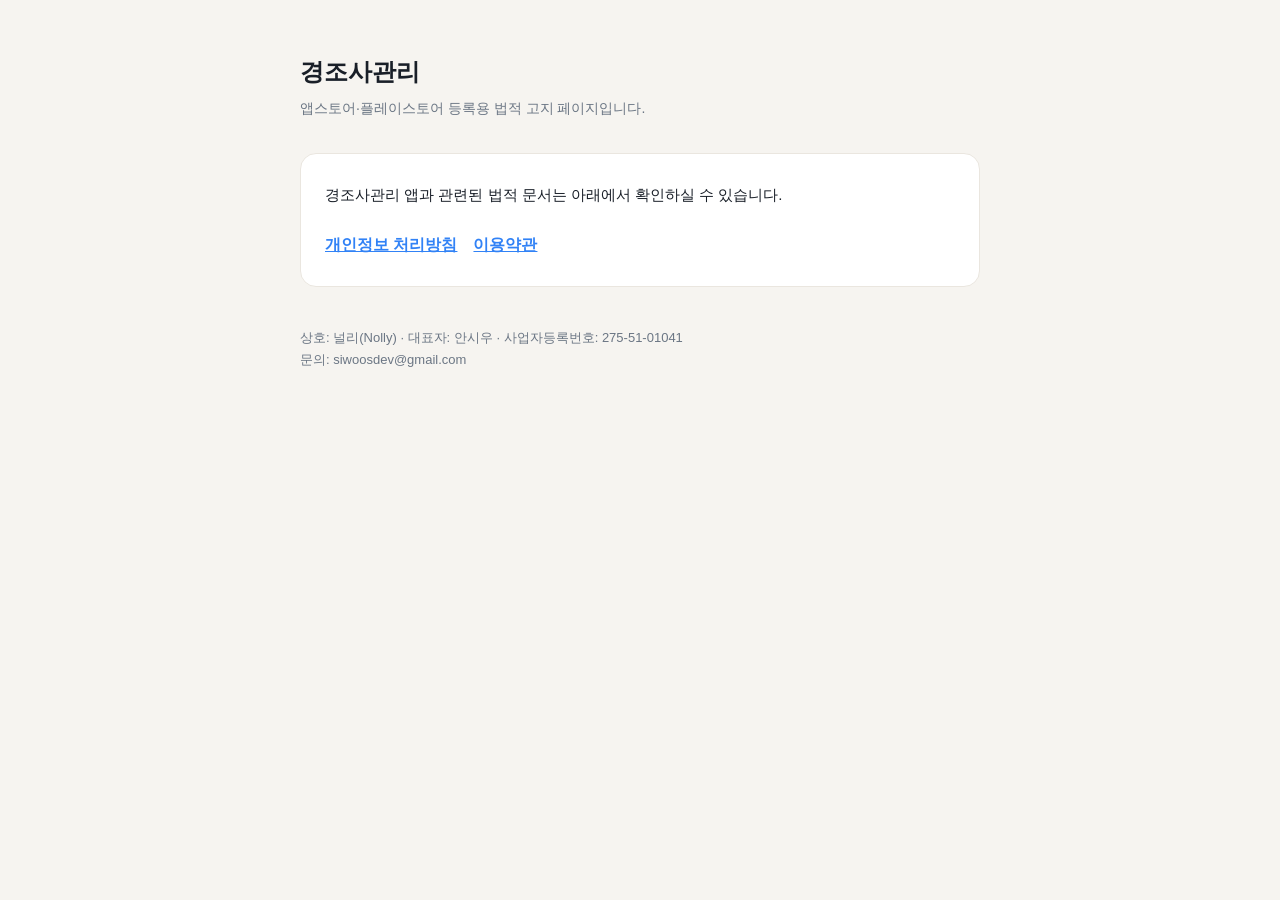
<file: index.html>
<!doctype html>
<html lang="ko">
<head>
  <meta charset="utf-8" />
  <meta name="viewport" content="width=device-width, initial-scale=1" />
  <title>경조사관리 — 법적 고지</title>
  <link rel="stylesheet" href="style.css" />
</head>
<body>
  <div class="wrap">
    <h1>경조사관리</h1>
    <p class="subtitle">앱스토어·플레이스토어 등록용 법적 고지 페이지입니다.</p>
    <div class="card">
      <p>경조사관리 앱과 관련된 법적 문서는 아래에서 확인하실 수 있습니다.</p>
      <div class="links">
        <a href="privacy.html">개인정보 처리방침</a>
        <a href="terms.html">이용약관</a>
      </div>
    </div>
    <footer>
      상호: 널리(Nolly) · 대표자: 안시우 · 사업자등록번호: 275-51-01041<br />
      문의: siwoosdev@gmail.com
    </footer>
  </div>
</body>
</html>
</file>
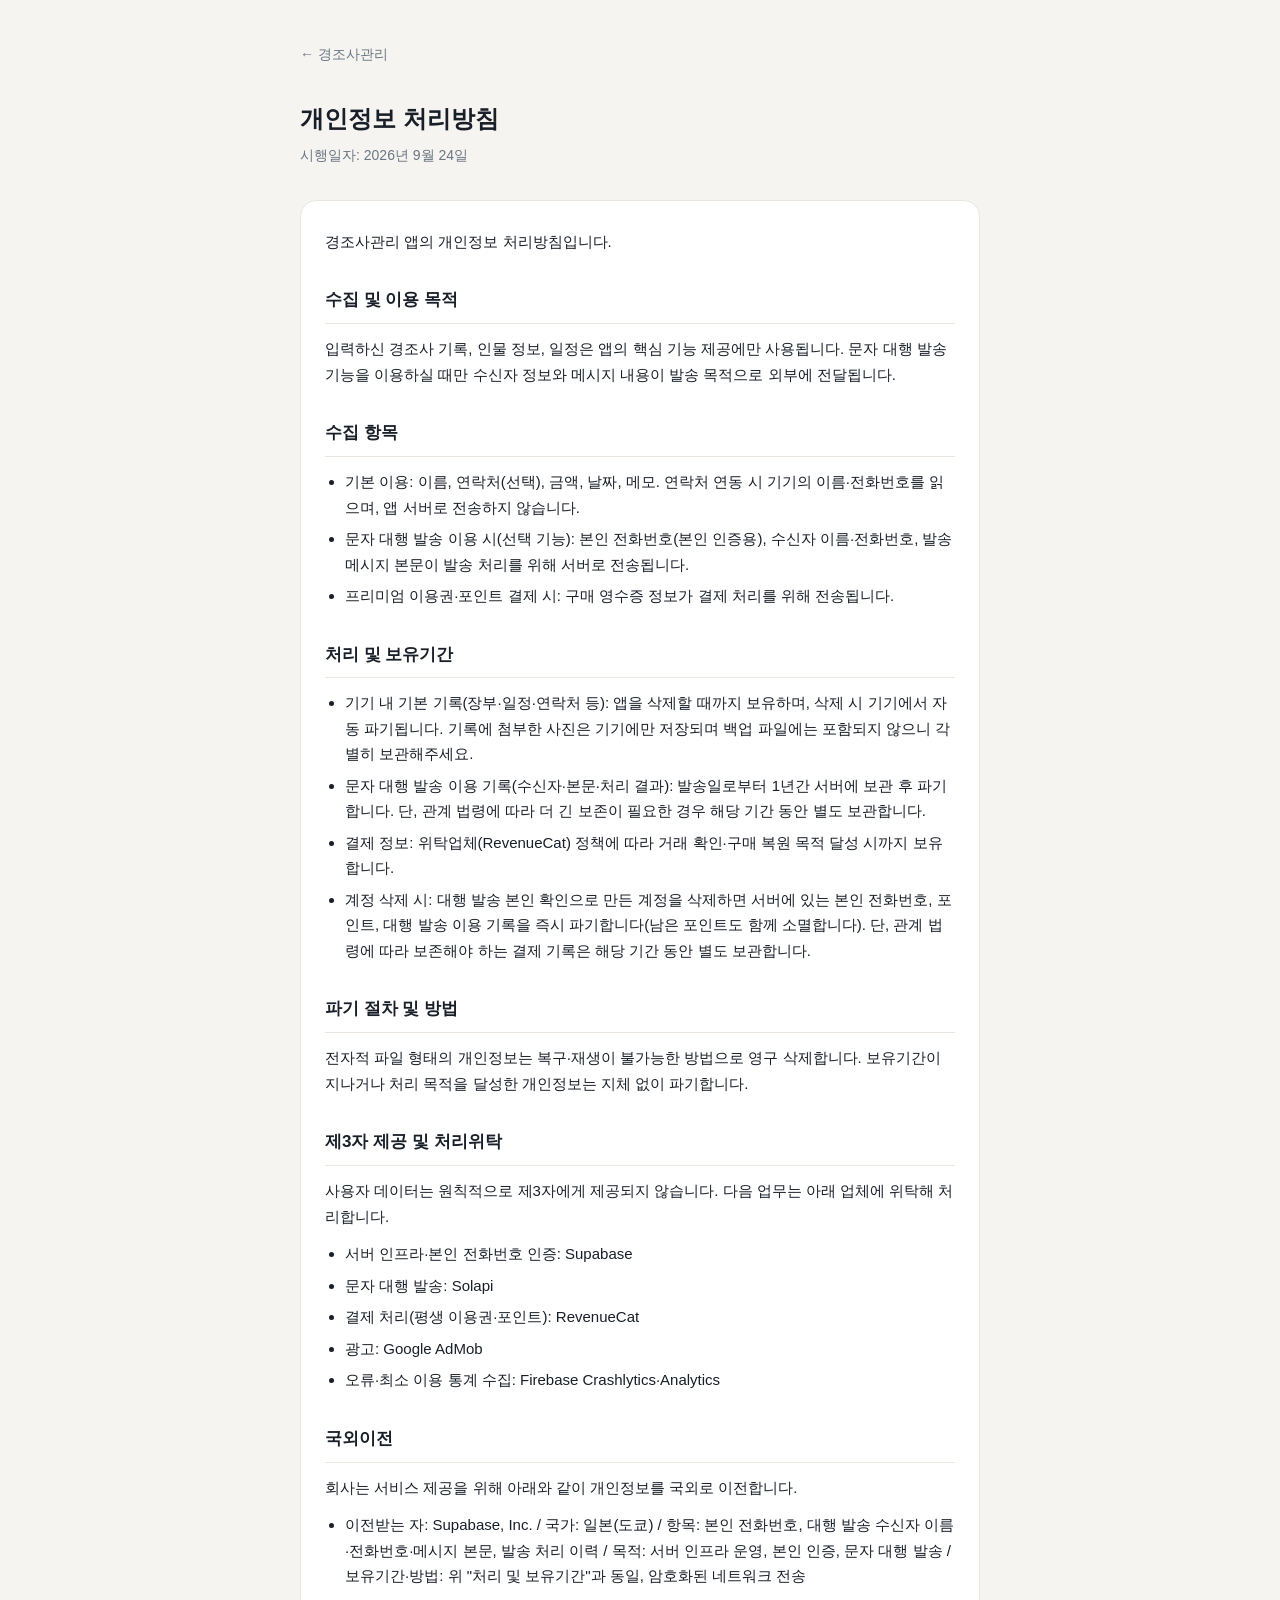
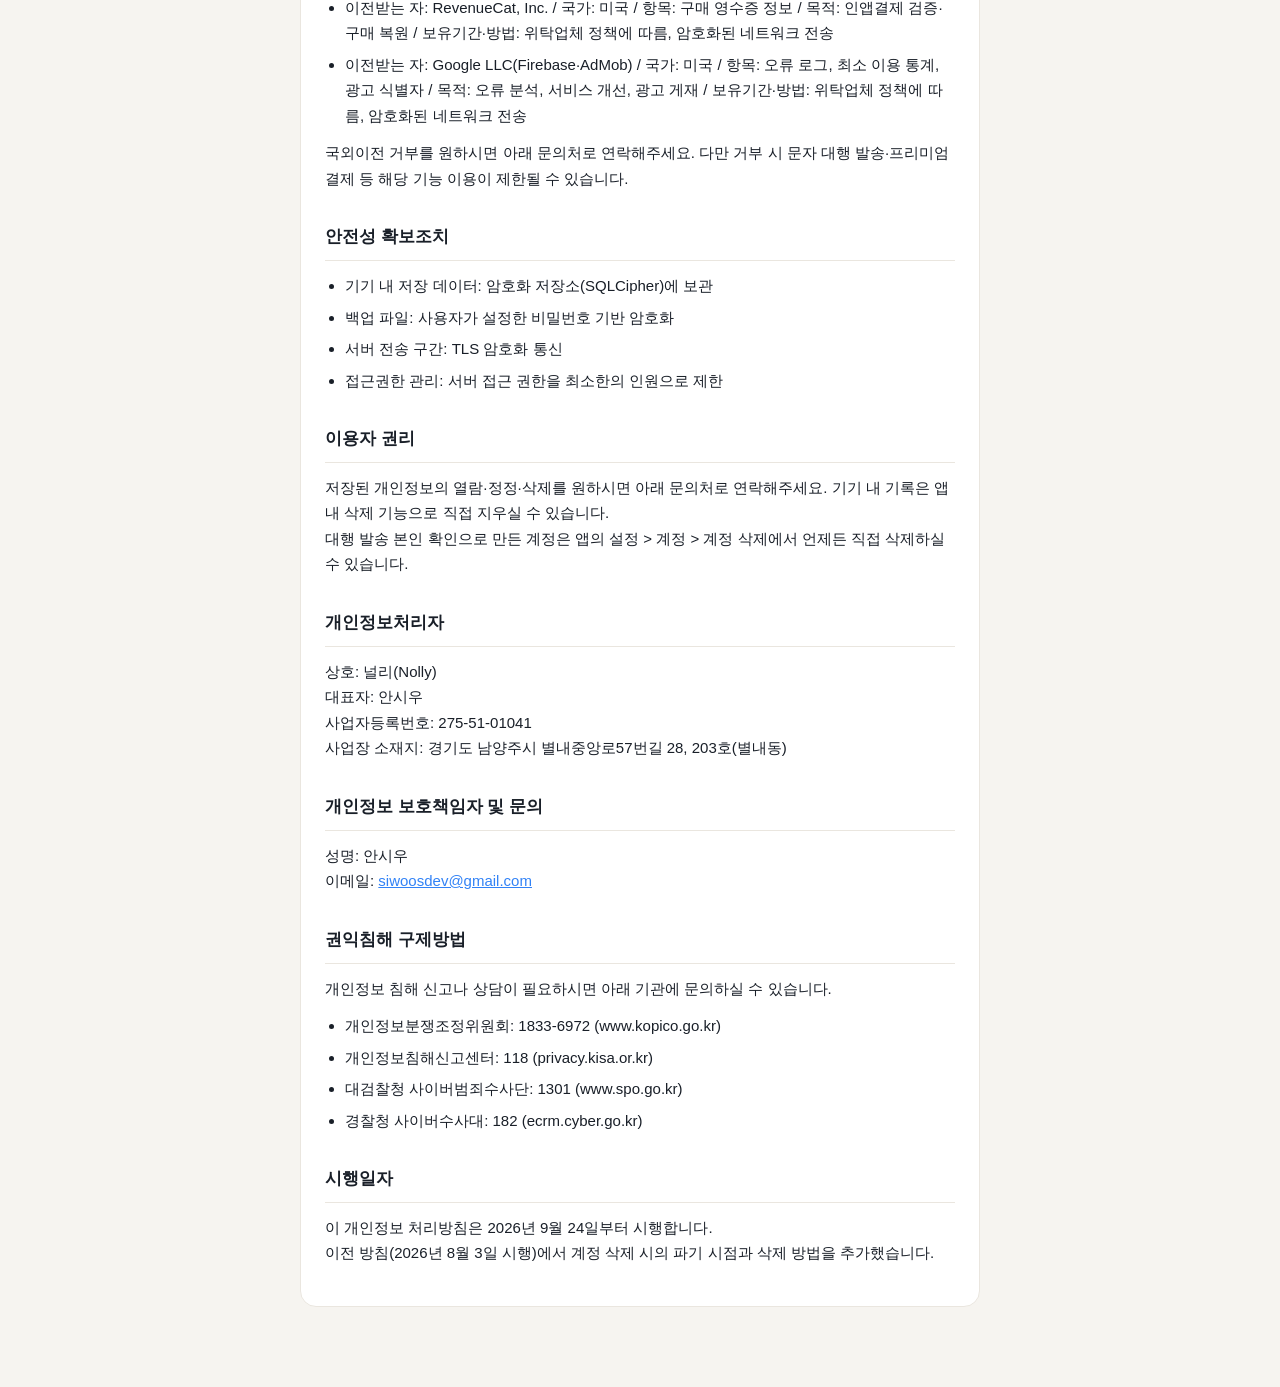
<file: privacy.html>
<!doctype html>
<html lang="ko">
<head>
  <meta charset="utf-8" />
  <meta name="viewport" content="width=device-width, initial-scale=1" />
  <title>개인정보 처리방침 — 경조사관리</title>
  <link rel="stylesheet" href="style.css" />
</head>
<body>
  <div class="wrap">
    <header class="page-header"><a href="index.html">← 경조사관리</a></header>
    <h1>개인정보 처리방침</h1>
    <p class="subtitle">시행일자: 2026년 9월 24일</p>

    <div class="card">
      <p>경조사관리 앱의 개인정보 처리방침입니다.</p>

      <h2>수집 및 이용 목적</h2>
      <p>입력하신 경조사 기록, 인물 정보, 일정은 앱의 핵심 기능 제공에만 사용됩니다. 문자 대행 발송 기능을 이용하실 때만 수신자 정보와 메시지 내용이 발송 목적으로 외부에 전달됩니다.</p>

      <h2>수집 항목</h2>
      <ul>
        <li>기본 이용: 이름, 연락처(선택), 금액, 날짜, 메모. 연락처 연동 시 기기의 이름·전화번호를 읽으며, 앱 서버로 전송하지 않습니다.</li>
        <li>문자 대행 발송 이용 시(선택 기능): 본인 전화번호(본인 인증용), 수신자 이름·전화번호, 발송 메시지 본문이 발송 처리를 위해 서버로 전송됩니다.</li>
        <li>프리미엄 이용권·포인트 결제 시: 구매 영수증 정보가 결제 처리를 위해 전송됩니다.</li>
      </ul>

      <h2>처리 및 보유기간</h2>
      <ul>
        <li>기기 내 기본 기록(장부·일정·연락처 등): 앱을 삭제할 때까지 보유하며, 삭제 시 기기에서 자동 파기됩니다. 기록에 첨부한 사진은 기기에만 저장되며 백업 파일에는 포함되지 않으니 각별히 보관해주세요.</li>
        <li>문자 대행 발송 이용 기록(수신자·본문·처리 결과): 발송일로부터 1년간 서버에 보관 후 파기합니다. 단, 관계 법령에 따라 더 긴 보존이 필요한 경우 해당 기간 동안 별도 보관합니다.</li>
        <li>결제 정보: 위탁업체(RevenueCat) 정책에 따라 거래 확인·구매 복원 목적 달성 시까지 보유합니다.</li>
        <li>계정 삭제 시: 대행 발송 본인 확인으로 만든 계정을 삭제하면 서버에 있는 본인 전화번호, 포인트, 대행 발송 이용 기록을 즉시 파기합니다(남은 포인트도 함께 소멸합니다). 단, 관계 법령에 따라 보존해야 하는 결제 기록은 해당 기간 동안 별도 보관합니다.</li>
      </ul>

      <h2>파기 절차 및 방법</h2>
      <p>전자적 파일 형태의 개인정보는 복구·재생이 불가능한 방법으로 영구 삭제합니다. 보유기간이 지나거나 처리 목적을 달성한 개인정보는 지체 없이 파기합니다.</p>

      <h2>제3자 제공 및 처리위탁</h2>
      <p>사용자 데이터는 원칙적으로 제3자에게 제공되지 않습니다. 다음 업무는 아래 업체에 위탁해 처리합니다.</p>
      <ul>
        <li>서버 인프라·본인 전화번호 인증: Supabase</li>
        <li>문자 대행 발송: Solapi</li>
        <li>결제 처리(평생 이용권·포인트): RevenueCat</li>
        <li>광고: Google AdMob</li>
        <li>오류·최소 이용 통계 수집: Firebase Crashlytics·Analytics</li>
      </ul>

      <h2>국외이전</h2>
      <p>회사는 서비스 제공을 위해 아래와 같이 개인정보를 국외로 이전합니다.</p>
      <ul>
        <li>이전받는 자: Supabase, Inc. / 국가: 일본(도쿄) / 항목: 본인 전화번호, 대행 발송 수신자 이름·전화번호·메시지 본문, 발송 처리 이력 / 목적: 서버 인프라 운영, 본인 인증, 문자 대행 발송 / 보유기간·방법: 위 "처리 및 보유기간"과 동일, 암호화된 네트워크 전송</li>
        <li>이전받는 자: RevenueCat, Inc. / 국가: 미국 / 항목: 구매 영수증 정보 / 목적: 인앱결제 검증·구매 복원 / 보유기간·방법: 위탁업체 정책에 따름, 암호화된 네트워크 전송</li>
        <li>이전받는 자: Google LLC(Firebase·AdMob) / 국가: 미국 / 항목: 오류 로그, 최소 이용 통계, 광고 식별자 / 목적: 오류 분석, 서비스 개선, 광고 게재 / 보유기간·방법: 위탁업체 정책에 따름, 암호화된 네트워크 전송</li>
      </ul>
      <p>국외이전 거부를 원하시면 아래 문의처로 연락해주세요. 다만 거부 시 문자 대행 발송·프리미엄 결제 등 해당 기능 이용이 제한될 수 있습니다.</p>

      <h2>안전성 확보조치</h2>
      <ul>
        <li>기기 내 저장 데이터: 암호화 저장소(SQLCipher)에 보관</li>
        <li>백업 파일: 사용자가 설정한 비밀번호 기반 암호화</li>
        <li>서버 전송 구간: TLS 암호화 통신</li>
        <li>접근권한 관리: 서버 접근 권한을 최소한의 인원으로 제한</li>
      </ul>

      <h2>이용자 권리</h2>
      <p>저장된 개인정보의 열람·정정·삭제를 원하시면 아래 문의처로 연락해주세요. 기기 내 기록은 앱 내 삭제 기능으로 직접 지우실 수 있습니다.<br />
      대행 발송 본인 확인으로 만든 계정은 앱의 설정 &gt; 계정 &gt; 계정 삭제에서 언제든 직접 삭제하실 수 있습니다.</p>

      <h2>개인정보처리자</h2>
      <p>
        상호: 널리(Nolly)<br />
        대표자: 안시우<br />
        사업자등록번호: 275-51-01041<br />
        사업장 소재지: 경기도 남양주시 별내중앙로57번길 28, 203호(별내동)
      </p>

      <h2>개인정보 보호책임자 및 문의</h2>
      <p>
        성명: 안시우<br />
        이메일: <a href="mailto:siwoosdev@gmail.com">siwoosdev@gmail.com</a>
      </p>

      <h2>권익침해 구제방법</h2>
      <p>개인정보 침해 신고나 상담이 필요하시면 아래 기관에 문의하실 수 있습니다.</p>
      <ul>
        <li>개인정보분쟁조정위원회: 1833-6972 (www.kopico.go.kr)</li>
        <li>개인정보침해신고센터: 118 (privacy.kisa.or.kr)</li>
        <li>대검찰청 사이버범죄수사단: 1301 (www.spo.go.kr)</li>
        <li>경찰청 사이버수사대: 182 (ecrm.cyber.go.kr)</li>
      </ul>

      <h2>시행일자</h2>
      <p>이 개인정보 처리방침은 2026년 9월 24일부터 시행합니다.<br />
        이전 방침(2026년 8월 3일 시행)에서 계정 삭제 시의 파기 시점과 삭제 방법을 추가했습니다.</p>
    </div>
  </div>
</body>
</html>
</file>
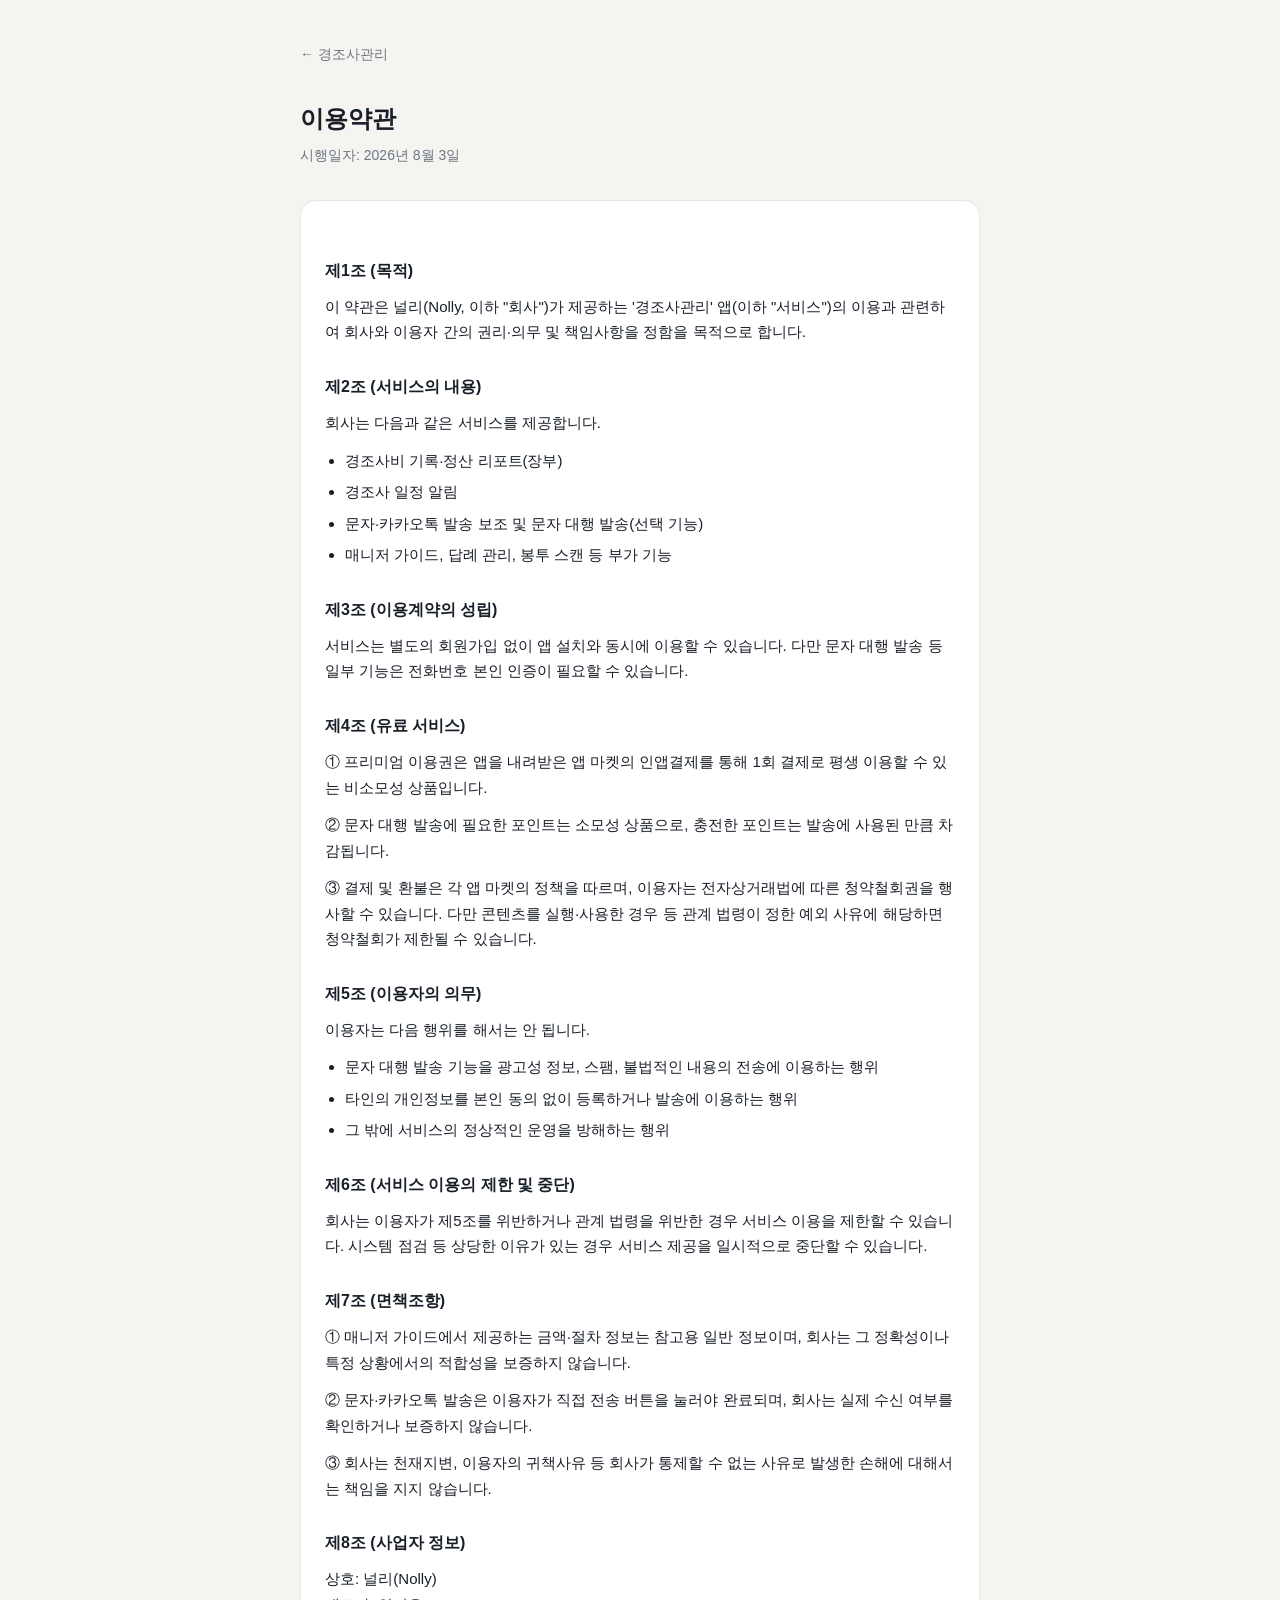
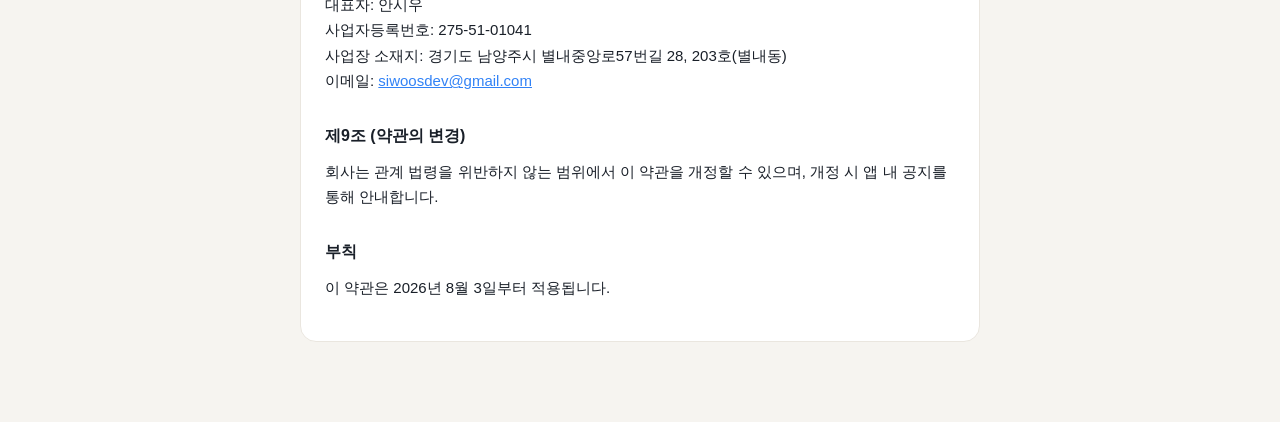
<file: terms.html>
<!doctype html>
<html lang="ko">
<head>
  <meta charset="utf-8" />
  <meta name="viewport" content="width=device-width, initial-scale=1" />
  <title>이용약관 — 경조사관리</title>
  <link rel="stylesheet" href="style.css" />
</head>
<body>
  <div class="wrap">
    <header class="page-header"><a href="index.html">← 경조사관리</a></header>
    <h1>이용약관</h1>
    <p class="subtitle">시행일자: 2026년 8월 3일</p>

    <div class="card">
      <h3>제1조 (목적)</h3>
      <p>이 약관은 널리(Nolly, 이하 "회사")가 제공하는 '경조사관리' 앱(이하 "서비스")의 이용과 관련하여 회사와 이용자 간의 권리·의무 및 책임사항을 정함을 목적으로 합니다.</p>

      <h3>제2조 (서비스의 내용)</h3>
      <p>회사는 다음과 같은 서비스를 제공합니다.</p>
      <ul>
        <li>경조사비 기록·정산 리포트(장부)</li>
        <li>경조사 일정 알림</li>
        <li>문자·카카오톡 발송 보조 및 문자 대행 발송(선택 기능)</li>
        <li>매니저 가이드, 답례 관리, 봉투 스캔 등 부가 기능</li>
      </ul>

      <h3>제3조 (이용계약의 성립)</h3>
      <p>서비스는 별도의 회원가입 없이 앱 설치와 동시에 이용할 수 있습니다. 다만 문자 대행 발송 등 일부 기능은 전화번호 본인 인증이 필요할 수 있습니다.</p>

      <h3>제4조 (유료 서비스)</h3>
      <p>① 프리미엄 이용권은 앱을 내려받은 앱 마켓의 인앱결제를 통해 1회 결제로 평생 이용할 수 있는 비소모성 상품입니다.</p>
      <p>② 문자 대행 발송에 필요한 포인트는 소모성 상품으로, 충전한 포인트는 발송에 사용된 만큼 차감됩니다.</p>
      <p>③ 결제 및 환불은 각 앱 마켓의 정책을 따르며, 이용자는 전자상거래법에 따른 청약철회권을 행사할 수 있습니다. 다만 콘텐츠를 실행·사용한 경우 등 관계 법령이 정한 예외 사유에 해당하면 청약철회가 제한될 수 있습니다.</p>

      <h3>제5조 (이용자의 의무)</h3>
      <p>이용자는 다음 행위를 해서는 안 됩니다.</p>
      <ul>
        <li>문자 대행 발송 기능을 광고성 정보, 스팸, 불법적인 내용의 전송에 이용하는 행위</li>
        <li>타인의 개인정보를 본인 동의 없이 등록하거나 발송에 이용하는 행위</li>
        <li>그 밖에 서비스의 정상적인 운영을 방해하는 행위</li>
      </ul>

      <h3>제6조 (서비스 이용의 제한 및 중단)</h3>
      <p>회사는 이용자가 제5조를 위반하거나 관계 법령을 위반한 경우 서비스 이용을 제한할 수 있습니다. 시스템 점검 등 상당한 이유가 있는 경우 서비스 제공을 일시적으로 중단할 수 있습니다.</p>

      <h3>제7조 (면책조항)</h3>
      <p>① 매니저 가이드에서 제공하는 금액·절차 정보는 참고용 일반 정보이며, 회사는 그 정확성이나 특정 상황에서의 적합성을 보증하지 않습니다.</p>
      <p>② 문자·카카오톡 발송은 이용자가 직접 전송 버튼을 눌러야 완료되며, 회사는 실제 수신 여부를 확인하거나 보증하지 않습니다.</p>
      <p>③ 회사는 천재지변, 이용자의 귀책사유 등 회사가 통제할 수 없는 사유로 발생한 손해에 대해서는 책임을 지지 않습니다.</p>

      <h3>제8조 (사업자 정보)</h3>
      <p>
        상호: 널리(Nolly)<br />
        대표자: 안시우<br />
        사업자등록번호: 275-51-01041<br />
        사업장 소재지: 경기도 남양주시 별내중앙로57번길 28, 203호(별내동)<br />
        이메일: <a href="mailto:siwoosdev@gmail.com">siwoosdev@gmail.com</a>
      </p>

      <h3>제9조 (약관의 변경)</h3>
      <p>회사는 관계 법령을 위반하지 않는 범위에서 이 약관을 개정할 수 있으며, 개정 시 앱 내 공지를 통해 안내합니다.</p>

      <h3>부칙</h3>
      <p>이 약관은 2026년 8월 3일부터 적용됩니다.</p>
    </div>
  </div>
</body>
</html>
</file>
<file: style.css>
:root {
  color-scheme: light dark;
  --bg: #f6f4f0;
  --surface: #ffffff;
  --text: #191f28;
  --text-secondary: #6b7684;
  --primary: #3182f6;
  --border: #eae6df;
}

@media (prefers-color-scheme: dark) {
  :root {
    --bg: #14171c;
    --surface: #1c2027;
    --text: #f2f3f5;
    --text-secondary: #9aa4b2;
    --border: #2a2f38;
  }
}

* {
  box-sizing: border-box;
}

body {
  margin: 0;
  background: var(--bg);
  color: var(--text);
  font-family: -apple-system, BlinkMacSystemFont, "Segoe UI", "Apple SD Gothic Neo",
    "Noto Sans KR", Roboto, sans-serif;
  line-height: 1.7;
}

.wrap {
  max-width: 720px;
  margin: 0 auto;
  padding: 40px 20px 80px;
}

header.page-header {
  margin-bottom: 32px;
}

header.page-header a {
  color: var(--text-secondary);
  text-decoration: none;
  font-size: 14px;
}

h1 {
  font-size: 24px;
  margin: 12px 0 4px;
}

.subtitle {
  color: var(--text-secondary);
  font-size: 14px;
  margin: 0 0 32px;
}

h2 {
  font-size: 17px;
  margin: 32px 0 12px;
  padding-bottom: 8px;
  border-bottom: 1px solid var(--border);
}

h3 {
  font-size: 16px;
  margin: 28px 0 10px;
}

p {
  font-size: 15px;
  margin: 0 0 12px;
}

ul {
  margin: 0 0 12px;
  padding-left: 20px;
}

li {
  font-size: 15px;
  margin-bottom: 6px;
}

a {
  color: var(--primary);
}

.card {
  background: var(--surface);
  border: 1px solid var(--border);
  border-radius: 16px;
  padding: 28px 24px;
}

.links {
  display: flex;
  gap: 16px;
  margin-top: 24px;
}

.links a {
  font-weight: 600;
}

footer {
  margin-top: 40px;
  color: var(--text-secondary);
  font-size: 13px;
}
</file>
